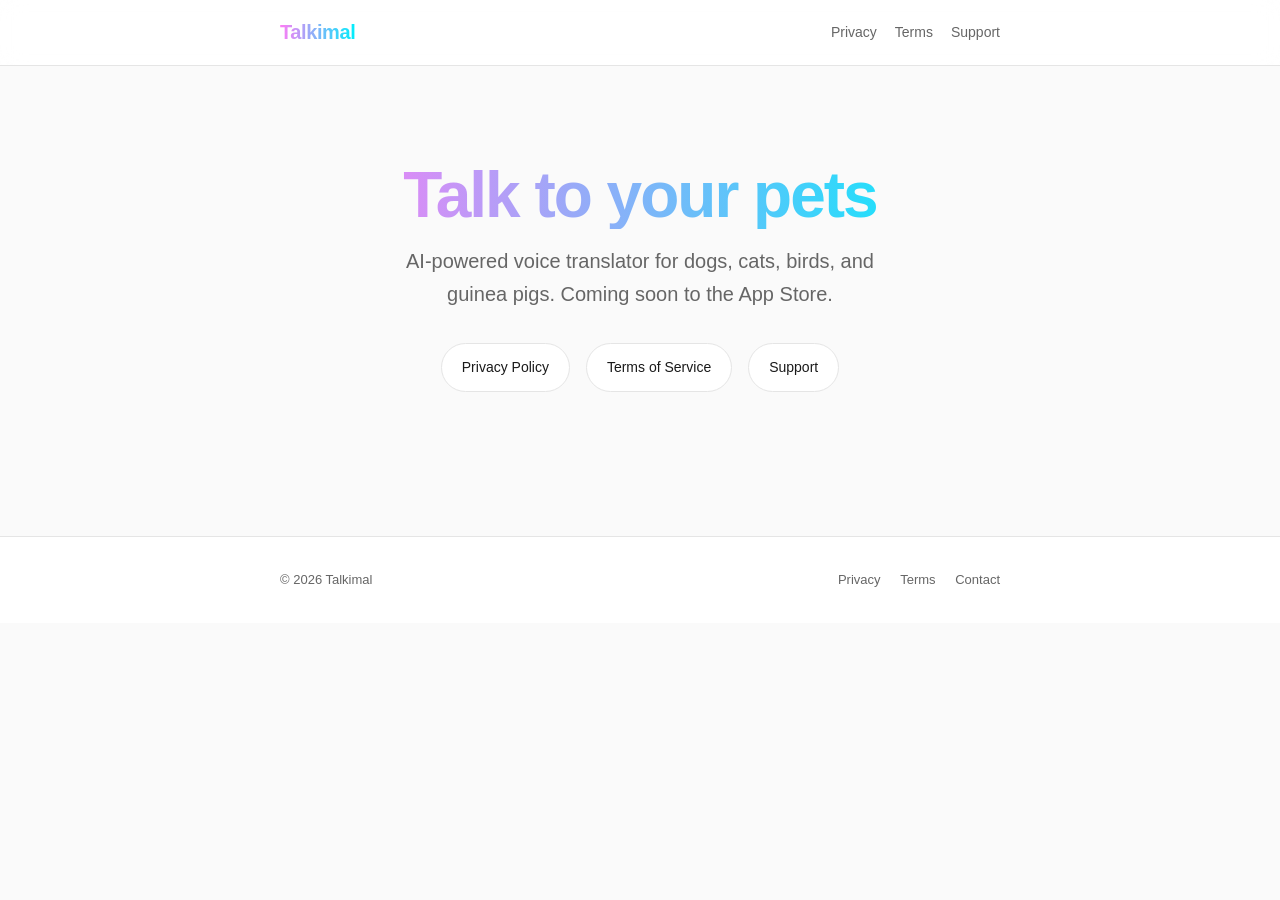
<file: index.html>
<!DOCTYPE html>
<html lang="en">
<head>
  <meta charset="UTF-8" />
  <meta name="viewport" content="width=device-width, initial-scale=1.0" />
  <meta name="description" content="Talkimal — AI-powered pet voice translator for dogs, cats, birds, and guinea pigs." />
  <title>Talkimal — Talk to Your Pets</title>
  <link rel="stylesheet" href="/style.css" />
  <link rel="icon" href="/favicon.ico" />
</head>
<body>
  <header class="site-header">
    <div class="inner">
      <a href="/" class="brand">Talkimal</a>
      <nav class="site-nav">
        <a href="/privacy">Privacy</a>
        <a href="/terms">Terms</a>
        <a href="/support">Support</a>
      </nav>
    </div>
  </header>

  <main class="landing">
    <h1 class="hero-title">Talk to your pets</h1>
    <p class="hero-sub">AI-powered voice translator for dogs, cats, birds, and guinea pigs. Coming soon to the App Store.</p>
    <div class="links">
      <a href="/privacy">Privacy Policy</a>
      <a href="/terms">Terms of Service</a>
      <a href="/support">Support</a>
    </div>
  </main>

  <footer class="site-footer">
    <div class="inner">
      <span>&copy; 2026 Talkimal</span>
      <span>
        <a href="/privacy">Privacy</a>
        <a href="/terms">Terms</a>
        <a href="mailto:support@talkimal.com">Contact</a>
      </span>
    </div>
  </footer>
</body>
</html>
</file>
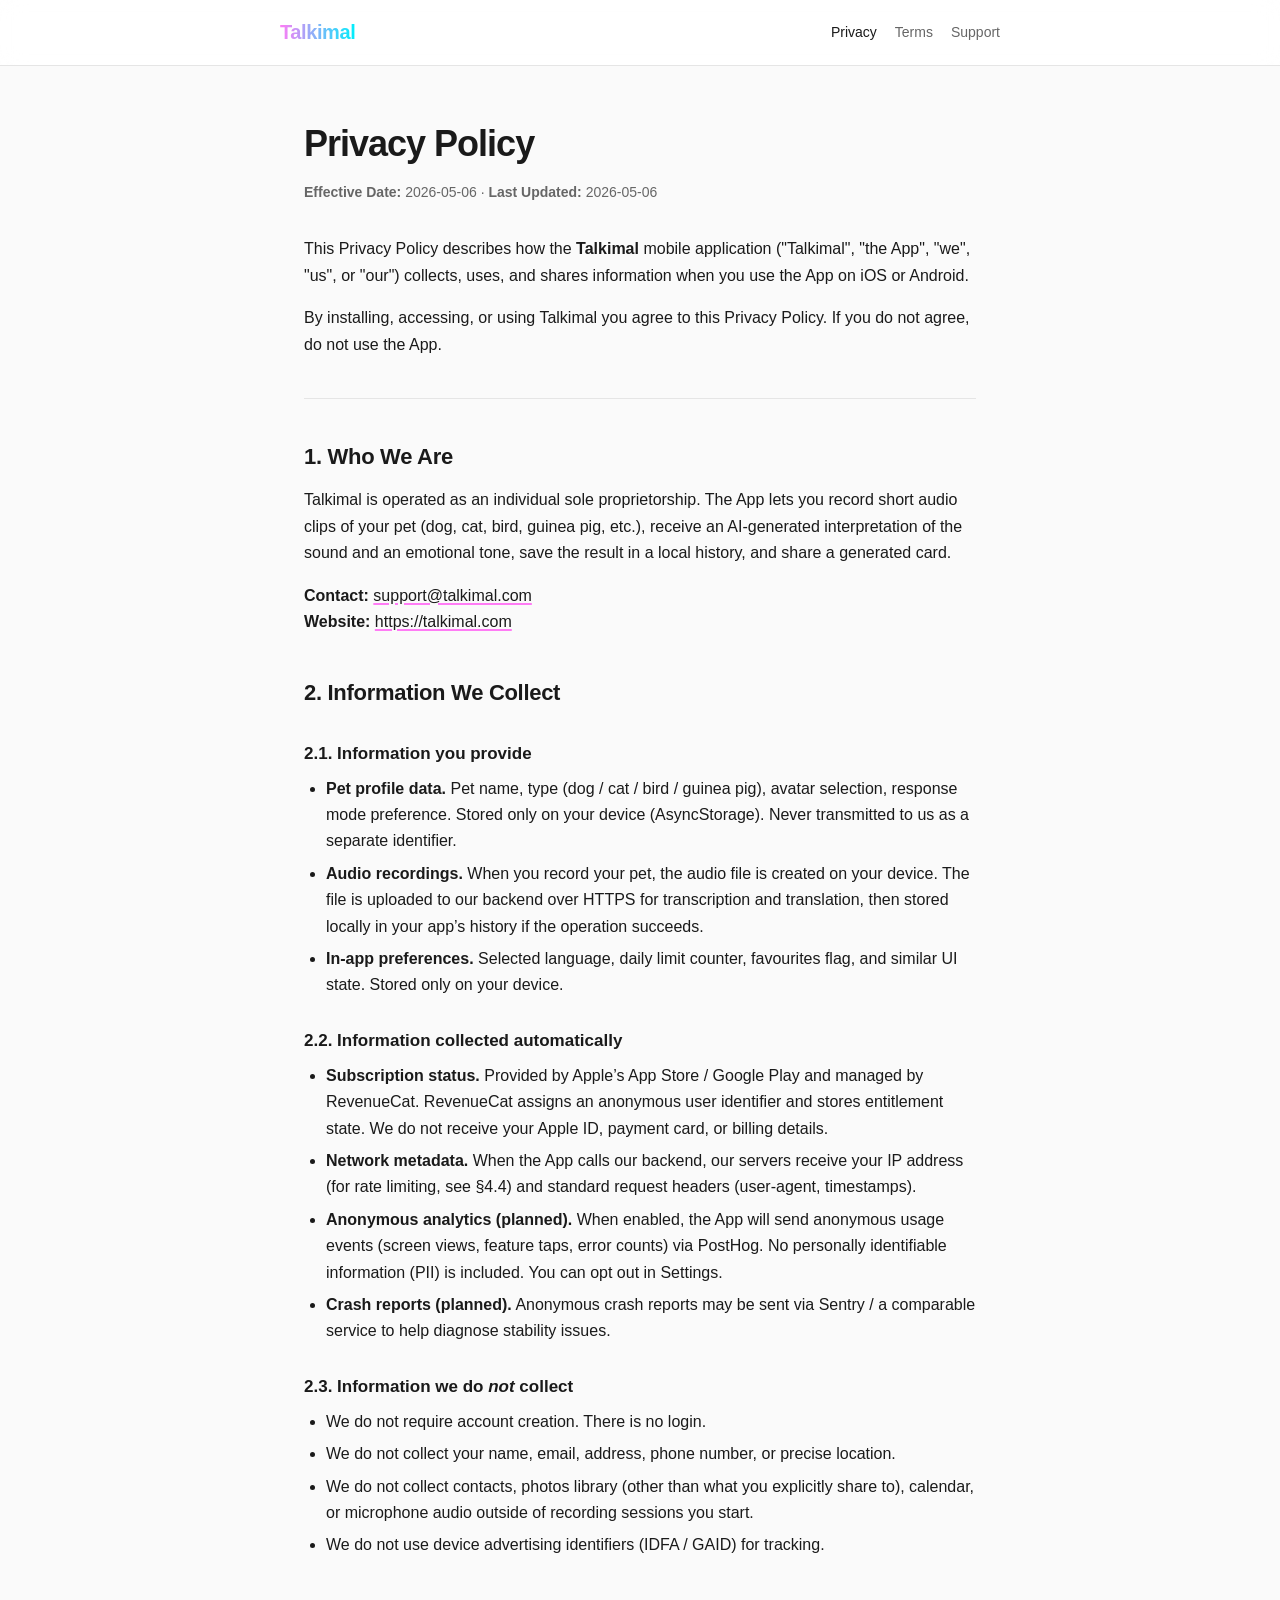
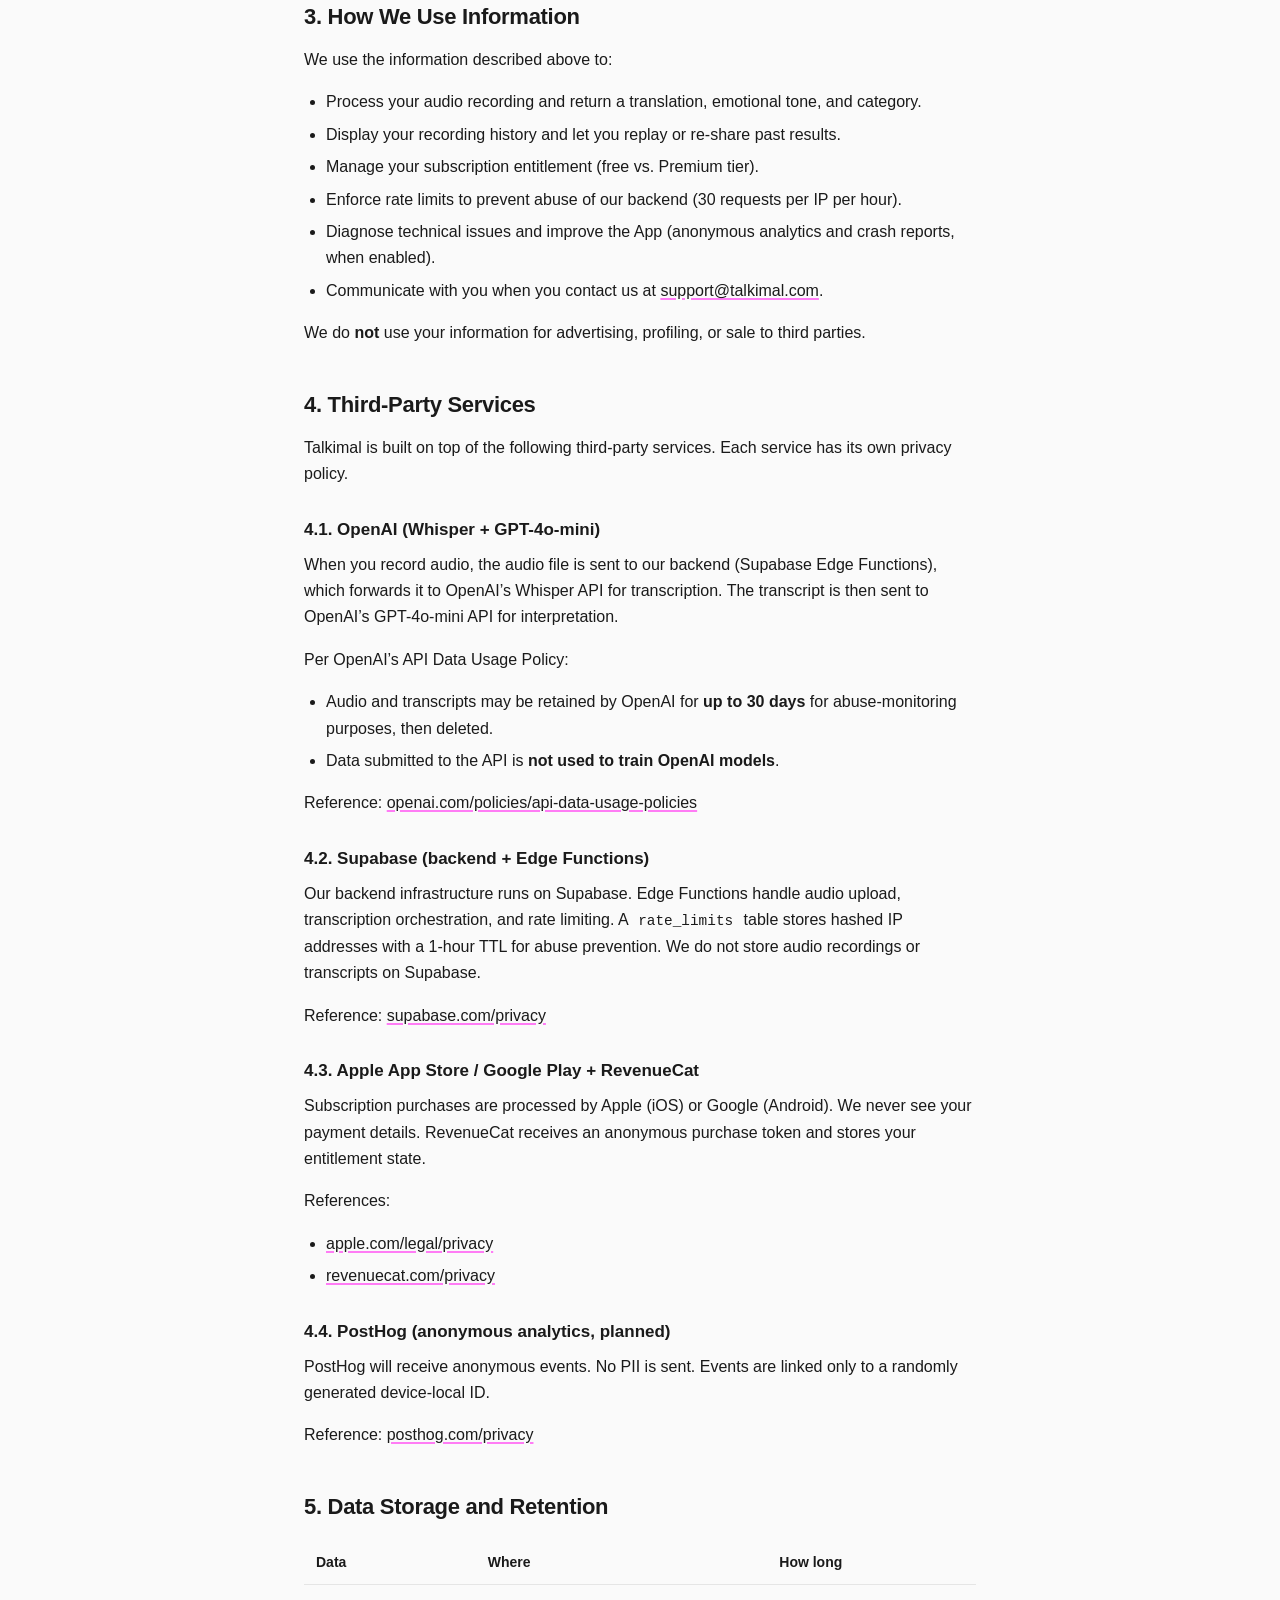
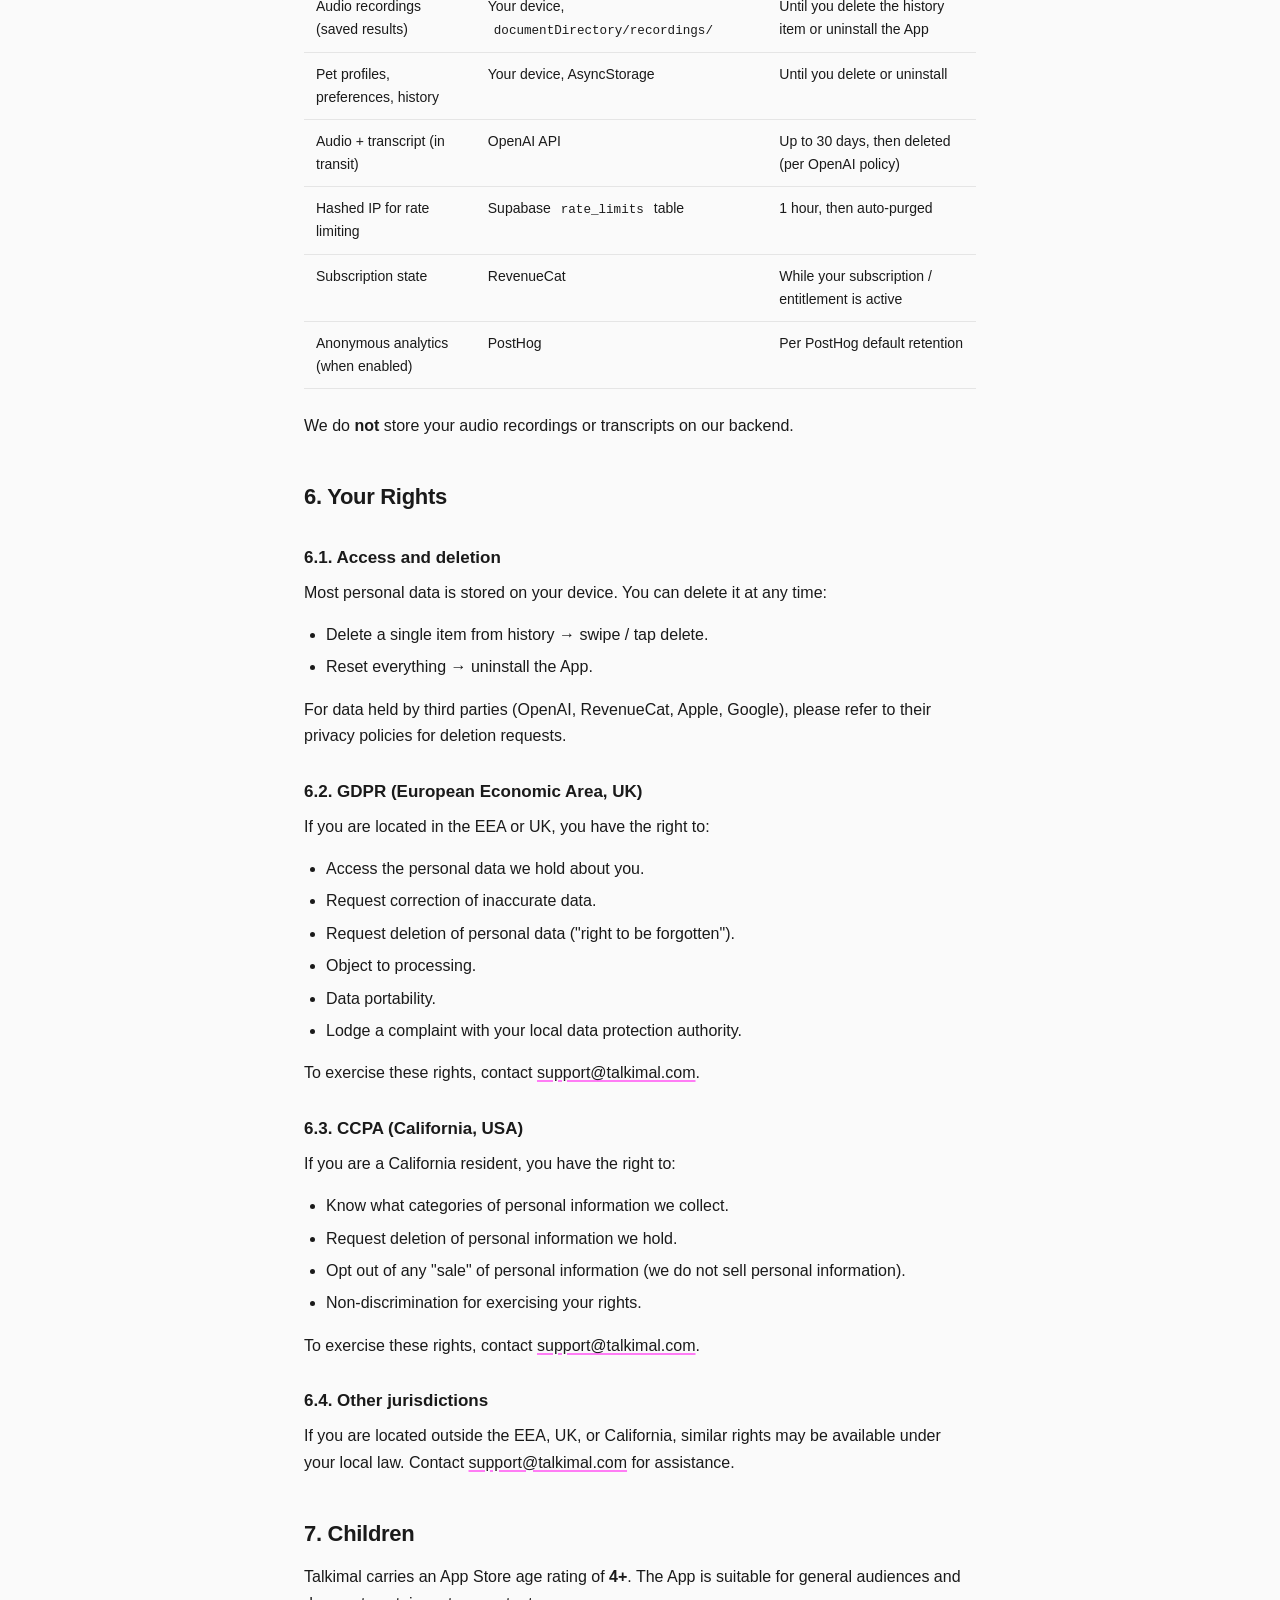
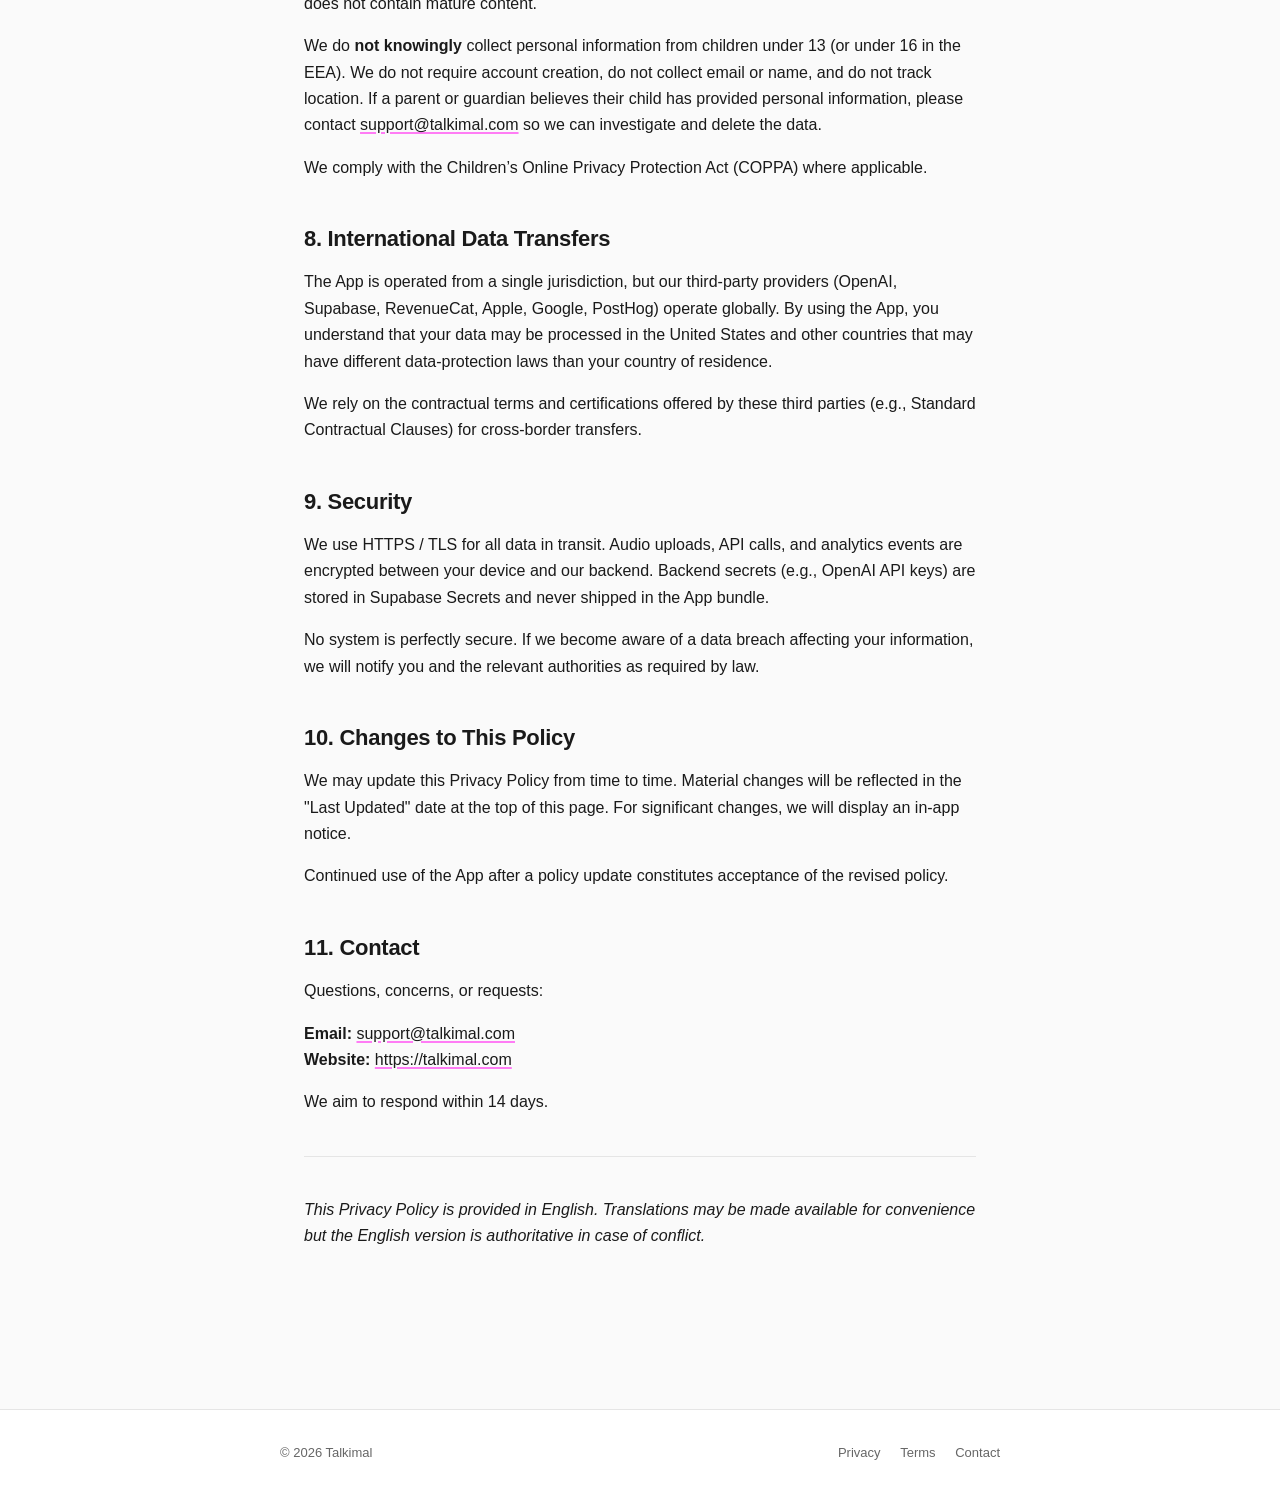
<file: privacy.html>
<!DOCTYPE html>
<html lang="en">
<head>
  <meta charset="UTF-8" />
  <meta name="viewport" content="width=device-width, initial-scale=1.0" />
  <meta name="description" content="Talkimal Privacy Policy — how we collect, use, and protect your information." />
  <title>Privacy Policy — Talkimal</title>
  <link rel="stylesheet" href="/style.css" />
  <link rel="icon" href="/favicon.ico" />
</head>
<body>
  <header class="site-header">
    <div class="inner">
      <a href="/" class="brand">Talkimal</a>
      <nav class="site-nav">
        <a href="/privacy" aria-current="page">Privacy</a>
        <a href="/terms">Terms</a>
        <a href="/support">Support</a>
      </nav>
    </div>
  </header>

  <main class="legal">
    <h1>Privacy Policy</h1>
    <p class="meta">
      <strong>Effective Date:</strong> 2026-05-06 &middot;
      <strong>Last Updated:</strong> 2026-05-06
    </p>

    <p>This Privacy Policy describes how the <strong>Talkimal</strong> mobile application ("Talkimal", "the App", "we", "us", or "our") collects, uses, and shares information when you use the App on iOS or Android.</p>

    <p>By installing, accessing, or using Talkimal you agree to this Privacy Policy. If you do not agree, do not use the App.</p>

    <hr />

    <h2>1. Who We Are</h2>
    <p>Talkimal is operated as an individual sole proprietorship. The App lets you record short audio clips of your pet (dog, cat, bird, guinea pig, etc.), receive an AI-generated interpretation of the sound and an emotional tone, save the result in a local history, and share a generated card.</p>
    <p>
      <strong>Contact:</strong> <a href="mailto:support@talkimal.com">support@talkimal.com</a><br />
      <strong>Website:</strong> <a href="https://talkimal.com">https://talkimal.com</a>
    </p>

    <h2>2. Information We Collect</h2>

    <h3>2.1. Information you provide</h3>
    <ul>
      <li><strong>Pet profile data.</strong> Pet name, type (dog / cat / bird / guinea pig), avatar selection, response mode preference. Stored only on your device (AsyncStorage). Never transmitted to us as a separate identifier.</li>
      <li><strong>Audio recordings.</strong> When you record your pet, the audio file is created on your device. The file is uploaded to our backend over HTTPS for transcription and translation, then stored locally in your app&rsquo;s history if the operation succeeds.</li>
      <li><strong>In-app preferences.</strong> Selected language, daily limit counter, favourites flag, and similar UI state. Stored only on your device.</li>
    </ul>

    <h3>2.2. Information collected automatically</h3>
    <ul>
      <li><strong>Subscription status.</strong> Provided by Apple&rsquo;s App Store / Google Play and managed by RevenueCat. RevenueCat assigns an anonymous user identifier and stores entitlement state. We do not receive your Apple ID, payment card, or billing details.</li>
      <li><strong>Network metadata.</strong> When the App calls our backend, our servers receive your IP address (for rate limiting, see &sect;4.4) and standard request headers (user-agent, timestamps).</li>
      <li><strong>Anonymous analytics (planned).</strong> When enabled, the App will send anonymous usage events (screen views, feature taps, error counts) via PostHog. No personally identifiable information (PII) is included. You can opt out in Settings.</li>
      <li><strong>Crash reports (planned).</strong> Anonymous crash reports may be sent via Sentry / a comparable service to help diagnose stability issues.</li>
    </ul>

    <h3>2.3. Information we do <em>not</em> collect</h3>
    <ul>
      <li>We do not require account creation. There is no login.</li>
      <li>We do not collect your name, email, address, phone number, or precise location.</li>
      <li>We do not collect contacts, photos library (other than what you explicitly share to), calendar, or microphone audio outside of recording sessions you start.</li>
      <li>We do not use device advertising identifiers (IDFA / GAID) for tracking.</li>
    </ul>

    <h2>3. How We Use Information</h2>
    <p>We use the information described above to:</p>
    <ul>
      <li>Process your audio recording and return a translation, emotional tone, and category.</li>
      <li>Display your recording history and let you replay or re-share past results.</li>
      <li>Manage your subscription entitlement (free vs. Premium tier).</li>
      <li>Enforce rate limits to prevent abuse of our backend (30 requests per IP per hour).</li>
      <li>Diagnose technical issues and improve the App (anonymous analytics and crash reports, when enabled).</li>
      <li>Communicate with you when you contact us at <a href="mailto:support@talkimal.com">support@talkimal.com</a>.</li>
    </ul>
    <p>We do <strong>not</strong> use your information for advertising, profiling, or sale to third parties.</p>

    <h2>4. Third-Party Services</h2>
    <p>Talkimal is built on top of the following third-party services. Each service has its own privacy policy.</p>

    <h3>4.1. OpenAI (Whisper + GPT-4o-mini)</h3>
    <p>When you record audio, the audio file is sent to our backend (Supabase Edge Functions), which forwards it to OpenAI&rsquo;s Whisper API for transcription. The transcript is then sent to OpenAI&rsquo;s GPT-4o-mini API for interpretation.</p>
    <p>Per OpenAI&rsquo;s API Data Usage Policy:</p>
    <ul>
      <li>Audio and transcripts may be retained by OpenAI for <strong>up to 30 days</strong> for abuse-monitoring purposes, then deleted.</li>
      <li>Data submitted to the API is <strong>not used to train OpenAI models</strong>.</li>
    </ul>
    <p>Reference: <a href="https://openai.com/policies/api-data-usage-policies" target="_blank" rel="noopener">openai.com/policies/api-data-usage-policies</a></p>

    <h3>4.2. Supabase (backend + Edge Functions)</h3>
    <p>Our backend infrastructure runs on Supabase. Edge Functions handle audio upload, transcription orchestration, and rate limiting. A <code>rate_limits</code> table stores hashed IP addresses with a 1-hour TTL for abuse prevention. We do not store audio recordings or transcripts on Supabase.</p>
    <p>Reference: <a href="https://supabase.com/privacy" target="_blank" rel="noopener">supabase.com/privacy</a></p>

    <h3>4.3. Apple App Store / Google Play + RevenueCat</h3>
    <p>Subscription purchases are processed by Apple (iOS) or Google (Android). We never see your payment details. RevenueCat receives an anonymous purchase token and stores your entitlement state.</p>
    <p>References:</p>
    <ul>
      <li><a href="https://www.apple.com/legal/privacy/" target="_blank" rel="noopener">apple.com/legal/privacy</a></li>
      <li><a href="https://www.revenuecat.com/privacy/" target="_blank" rel="noopener">revenuecat.com/privacy</a></li>
    </ul>

    <h3>4.4. PostHog (anonymous analytics, planned)</h3>
    <p>PostHog will receive anonymous events. No PII is sent. Events are linked only to a randomly generated device-local ID.</p>
    <p>Reference: <a href="https://posthog.com/privacy" target="_blank" rel="noopener">posthog.com/privacy</a></p>

    <h2>5. Data Storage and Retention</h2>
    <table>
      <thead>
        <tr><th>Data</th><th>Where</th><th>How long</th></tr>
      </thead>
      <tbody>
        <tr><td>Audio recordings (saved results)</td><td>Your device, <code>documentDirectory/recordings/</code></td><td>Until you delete the history item or uninstall the App</td></tr>
        <tr><td>Pet profiles, preferences, history</td><td>Your device, AsyncStorage</td><td>Until you delete or uninstall</td></tr>
        <tr><td>Audio + transcript (in transit)</td><td>OpenAI API</td><td>Up to 30 days, then deleted (per OpenAI policy)</td></tr>
        <tr><td>Hashed IP for rate limiting</td><td>Supabase <code>rate_limits</code> table</td><td>1 hour, then auto-purged</td></tr>
        <tr><td>Subscription state</td><td>RevenueCat</td><td>While your subscription / entitlement is active</td></tr>
        <tr><td>Anonymous analytics (when enabled)</td><td>PostHog</td><td>Per PostHog default retention</td></tr>
      </tbody>
    </table>
    <p>We do <strong>not</strong> store your audio recordings or transcripts on our backend.</p>

    <h2>6. Your Rights</h2>

    <h3>6.1. Access and deletion</h3>
    <p>Most personal data is stored on your device. You can delete it at any time:</p>
    <ul>
      <li>Delete a single item from history &rarr; swipe / tap delete.</li>
      <li>Reset everything &rarr; uninstall the App.</li>
    </ul>
    <p>For data held by third parties (OpenAI, RevenueCat, Apple, Google), please refer to their privacy policies for deletion requests.</p>

    <h3>6.2. GDPR (European Economic Area, UK)</h3>
    <p>If you are located in the EEA or UK, you have the right to:</p>
    <ul>
      <li>Access the personal data we hold about you.</li>
      <li>Request correction of inaccurate data.</li>
      <li>Request deletion of personal data ("right to be forgotten").</li>
      <li>Object to processing.</li>
      <li>Data portability.</li>
      <li>Lodge a complaint with your local data protection authority.</li>
    </ul>
    <p>To exercise these rights, contact <a href="mailto:support@talkimal.com">support@talkimal.com</a>.</p>

    <h3>6.3. CCPA (California, USA)</h3>
    <p>If you are a California resident, you have the right to:</p>
    <ul>
      <li>Know what categories of personal information we collect.</li>
      <li>Request deletion of personal information we hold.</li>
      <li>Opt out of any "sale" of personal information (we do not sell personal information).</li>
      <li>Non-discrimination for exercising your rights.</li>
    </ul>
    <p>To exercise these rights, contact <a href="mailto:support@talkimal.com">support@talkimal.com</a>.</p>

    <h3>6.4. Other jurisdictions</h3>
    <p>If you are located outside the EEA, UK, or California, similar rights may be available under your local law. Contact <a href="mailto:support@talkimal.com">support@talkimal.com</a> for assistance.</p>

    <h2>7. Children</h2>
    <p>Talkimal carries an App Store age rating of <strong>4+</strong>. The App is suitable for general audiences and does not contain mature content.</p>
    <p>We do <strong>not knowingly</strong> collect personal information from children under 13 (or under 16 in the EEA). We do not require account creation, do not collect email or name, and do not track location. If a parent or guardian believes their child has provided personal information, please contact <a href="mailto:support@talkimal.com">support@talkimal.com</a> so we can investigate and delete the data.</p>
    <p>We comply with the Children&rsquo;s Online Privacy Protection Act (COPPA) where applicable.</p>

    <h2>8. International Data Transfers</h2>
    <p>The App is operated from a single jurisdiction, but our third-party providers (OpenAI, Supabase, RevenueCat, Apple, Google, PostHog) operate globally. By using the App, you understand that your data may be processed in the United States and other countries that may have different data-protection laws than your country of residence.</p>
    <p>We rely on the contractual terms and certifications offered by these third parties (e.g., Standard Contractual Clauses) for cross-border transfers.</p>

    <h2>9. Security</h2>
    <p>We use HTTPS / TLS for all data in transit. Audio uploads, API calls, and analytics events are encrypted between your device and our backend. Backend secrets (e.g., OpenAI API keys) are stored in Supabase Secrets and never shipped in the App bundle.</p>
    <p>No system is perfectly secure. If we become aware of a data breach affecting your information, we will notify you and the relevant authorities as required by law.</p>

    <h2>10. Changes to This Policy</h2>
    <p>We may update this Privacy Policy from time to time. Material changes will be reflected in the "Last Updated" date at the top of this page. For significant changes, we will display an in-app notice.</p>
    <p>Continued use of the App after a policy update constitutes acceptance of the revised policy.</p>

    <h2>11. Contact</h2>
    <p>Questions, concerns, or requests:</p>
    <p>
      <strong>Email:</strong> <a href="mailto:support@talkimal.com">support@talkimal.com</a><br />
      <strong>Website:</strong> <a href="https://talkimal.com">https://talkimal.com</a>
    </p>
    <p>We aim to respond within 14 days.</p>

    <hr />

    <p><em>This Privacy Policy is provided in English. Translations may be made available for convenience but the English version is authoritative in case of conflict.</em></p>
  </main>

  <footer class="site-footer">
    <div class="inner">
      <span>&copy; 2026 Talkimal</span>
      <span>
        <a href="/privacy">Privacy</a>
        <a href="/terms">Terms</a>
        <a href="mailto:support@talkimal.com">Contact</a>
      </span>
    </div>
  </footer>
</body>
</html>
</file>
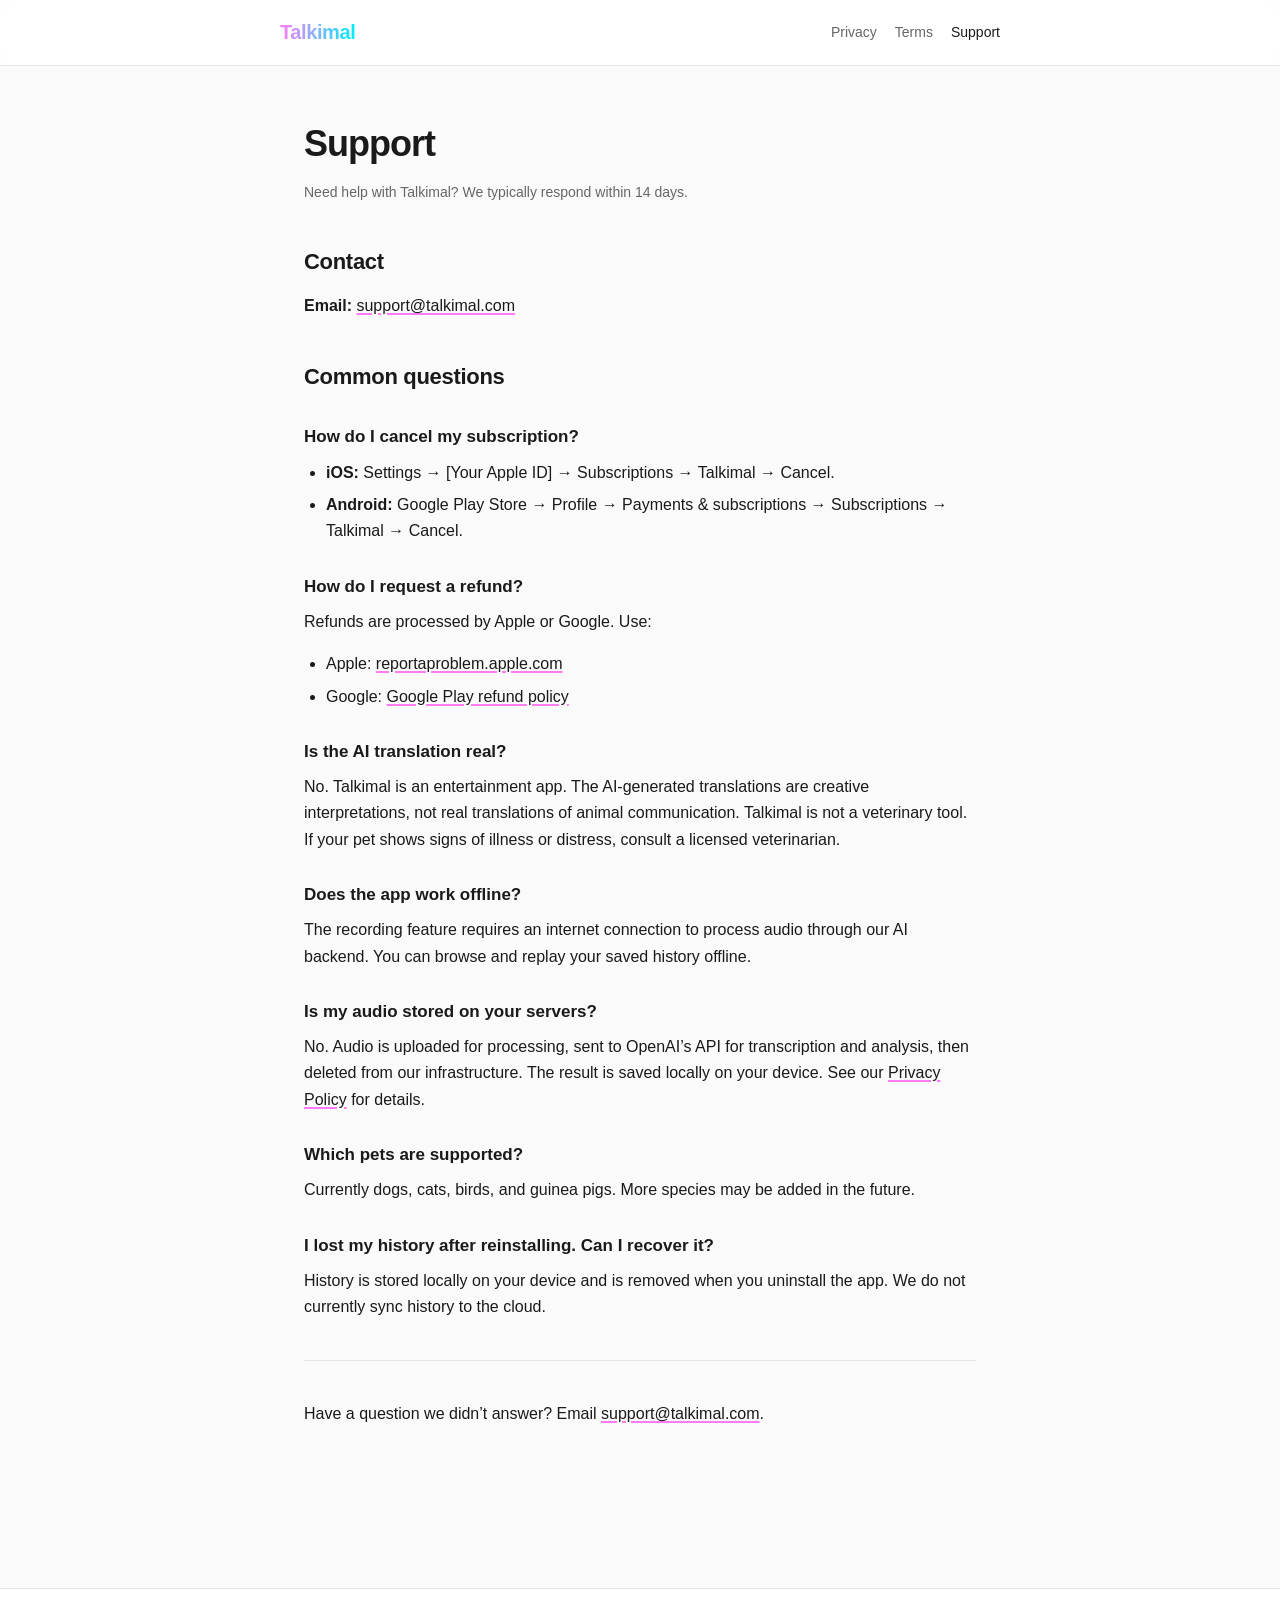
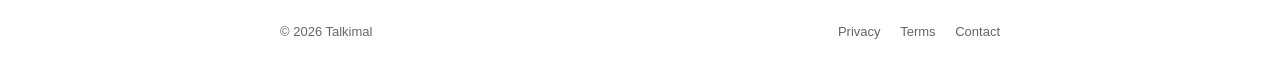
<file: support.html>
<!DOCTYPE html>
<html lang="en">
<head>
  <meta charset="UTF-8" />
  <meta name="viewport" content="width=device-width, initial-scale=1.0" />
  <meta name="description" content="Talkimal Support — contact us with questions, issues, or feedback." />
  <title>Support — Talkimal</title>
  <link rel="stylesheet" href="/style.css" />
  <link rel="icon" href="/favicon.ico" />
</head>
<body>
  <header class="site-header">
    <div class="inner">
      <a href="/" class="brand">Talkimal</a>
      <nav class="site-nav">
        <a href="/privacy">Privacy</a>
        <a href="/terms">Terms</a>
        <a href="/support" aria-current="page">Support</a>
      </nav>
    </div>
  </header>

  <main class="legal">
    <h1>Support</h1>
    <p class="meta">Need help with Talkimal? We typically respond within 14 days.</p>

    <h2>Contact</h2>
    <p>
      <strong>Email:</strong> <a href="mailto:support@talkimal.com">support@talkimal.com</a>
    </p>

    <h2>Common questions</h2>

    <h3>How do I cancel my subscription?</h3>
    <ul>
      <li><strong>iOS:</strong> Settings &rarr; [Your Apple ID] &rarr; Subscriptions &rarr; Talkimal &rarr; Cancel.</li>
      <li><strong>Android:</strong> Google Play Store &rarr; Profile &rarr; Payments &amp; subscriptions &rarr; Subscriptions &rarr; Talkimal &rarr; Cancel.</li>
    </ul>

    <h3>How do I request a refund?</h3>
    <p>Refunds are processed by Apple or Google. Use:</p>
    <ul>
      <li>Apple: <a href="https://reportaproblem.apple.com" target="_blank" rel="noopener">reportaproblem.apple.com</a></li>
      <li>Google: <a href="https://support.google.com/googleplay/answer/2479637" target="_blank" rel="noopener">Google Play refund policy</a></li>
    </ul>

    <h3>Is the AI translation real?</h3>
    <p>No. Talkimal is an entertainment app. The AI-generated translations are creative interpretations, not real translations of animal communication. Talkimal is not a veterinary tool. If your pet shows signs of illness or distress, consult a licensed veterinarian.</p>

    <h3>Does the app work offline?</h3>
    <p>The recording feature requires an internet connection to process audio through our AI backend. You can browse and replay your saved history offline.</p>

    <h3>Is my audio stored on your servers?</h3>
    <p>No. Audio is uploaded for processing, sent to OpenAI&rsquo;s API for transcription and analysis, then deleted from our infrastructure. The result is saved locally on your device. See our <a href="/privacy">Privacy Policy</a> for details.</p>

    <h3>Which pets are supported?</h3>
    <p>Currently dogs, cats, birds, and guinea pigs. More species may be added in the future.</p>

    <h3>I lost my history after reinstalling. Can I recover it?</h3>
    <p>History is stored locally on your device and is removed when you uninstall the app. We do not currently sync history to the cloud.</p>

    <hr />

    <p>Have a question we didn&rsquo;t answer? Email <a href="mailto:support@talkimal.com">support@talkimal.com</a>.</p>
  </main>

  <footer class="site-footer">
    <div class="inner">
      <span>&copy; 2026 Talkimal</span>
      <span>
        <a href="/privacy">Privacy</a>
        <a href="/terms">Terms</a>
        <a href="mailto:support@talkimal.com">Contact</a>
      </span>
    </div>
  </footer>
</body>
</html>
</file>
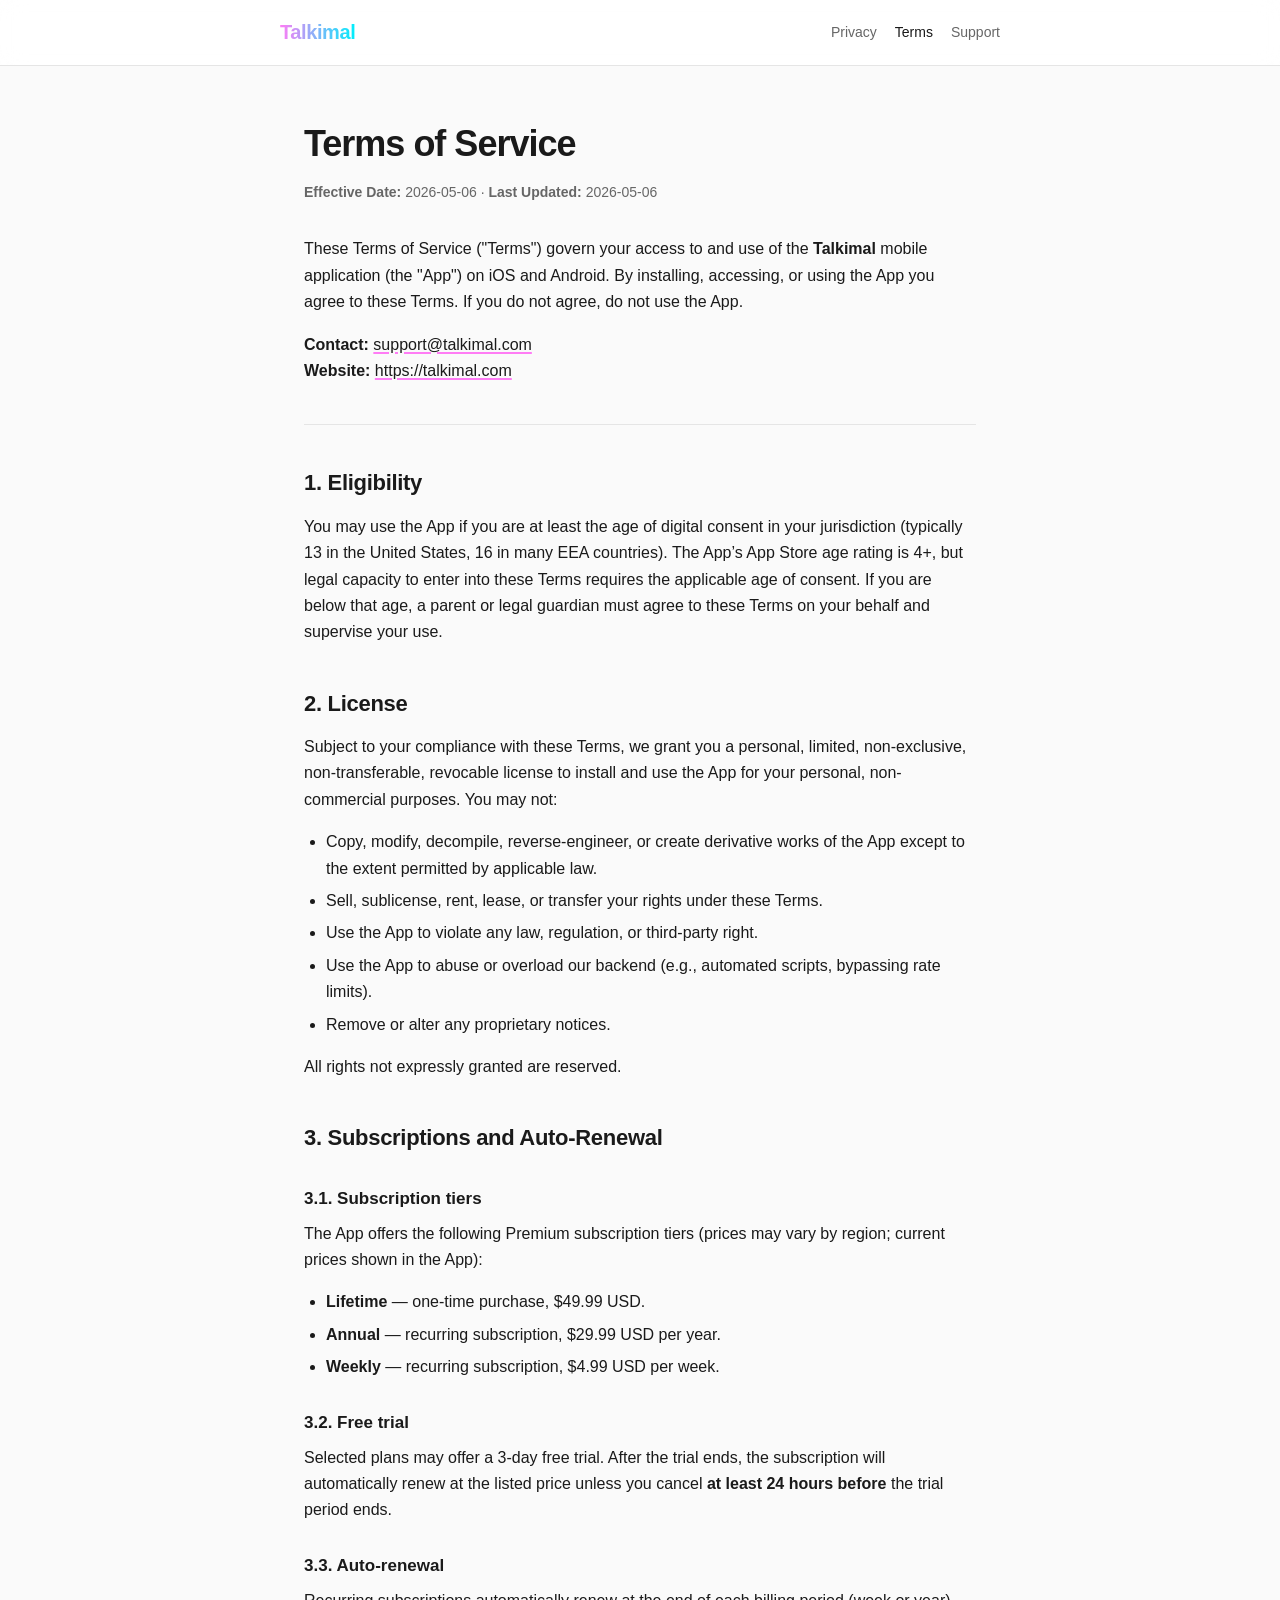
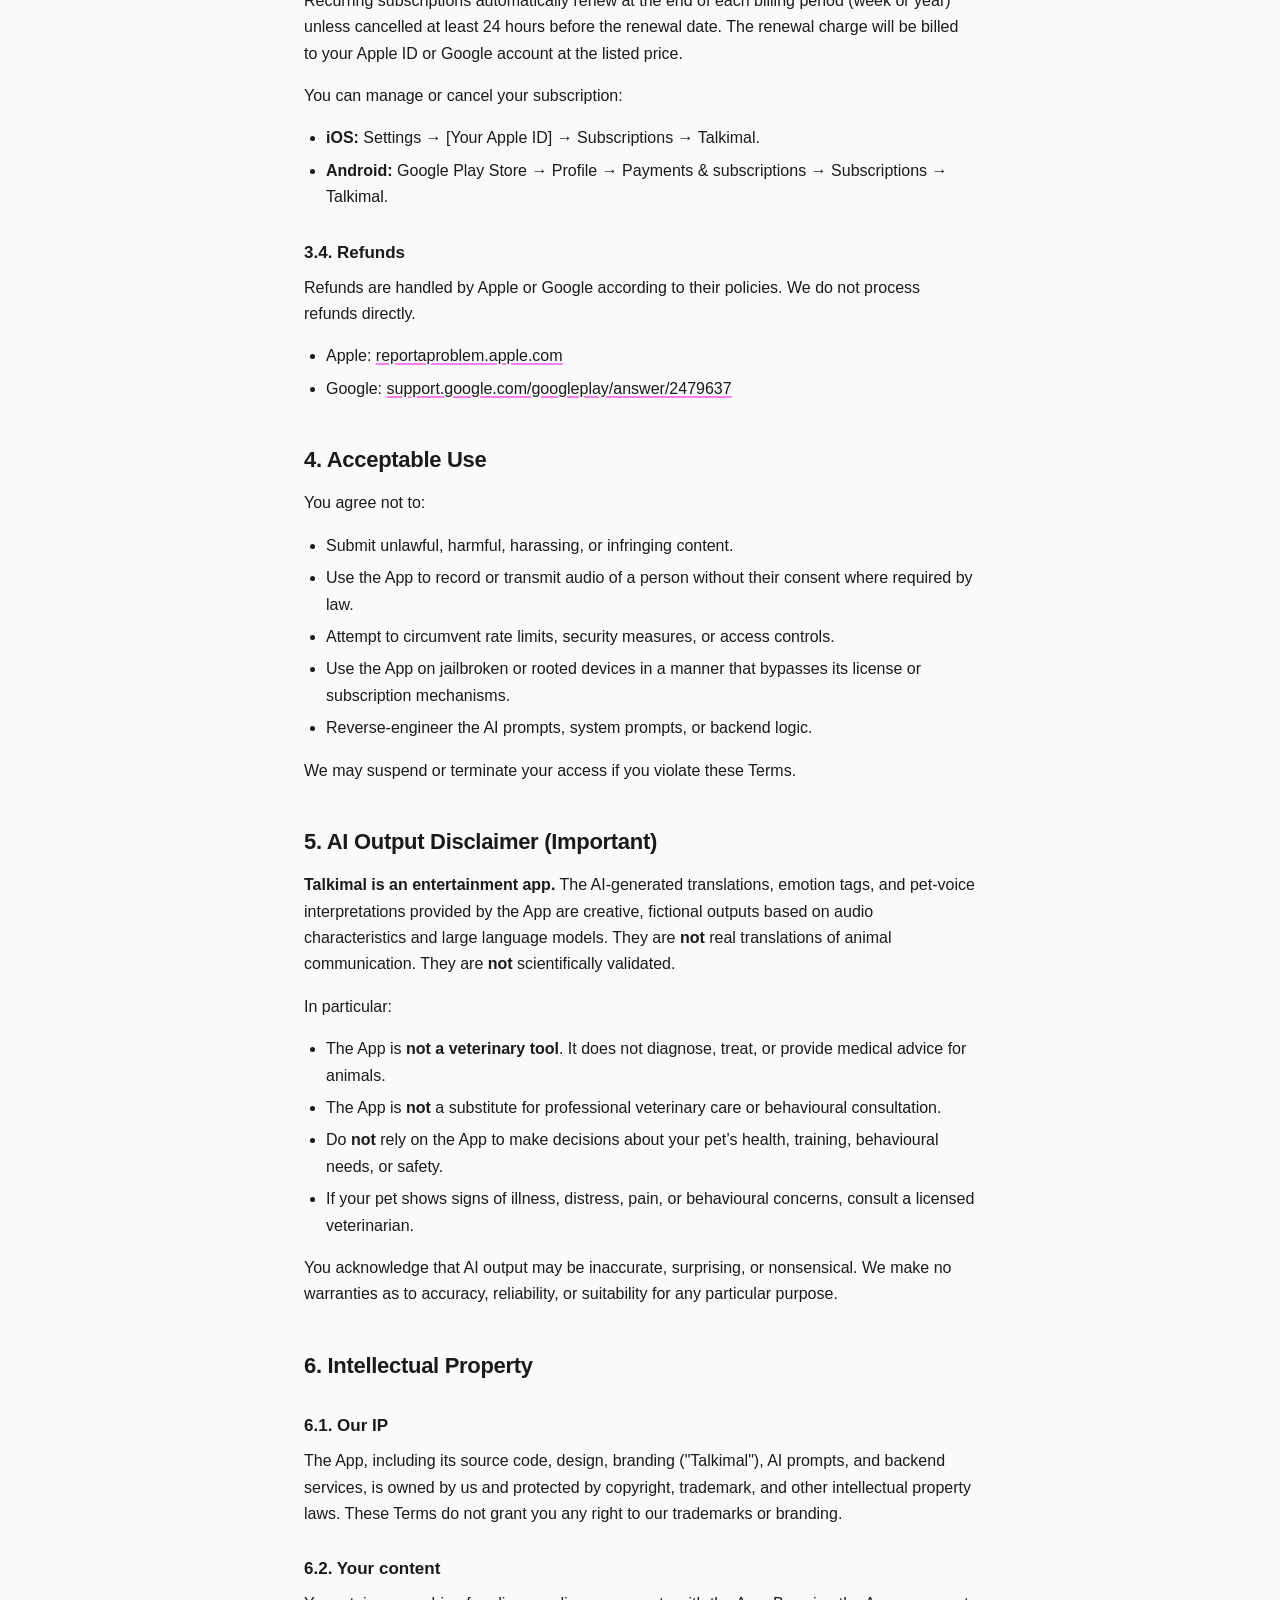
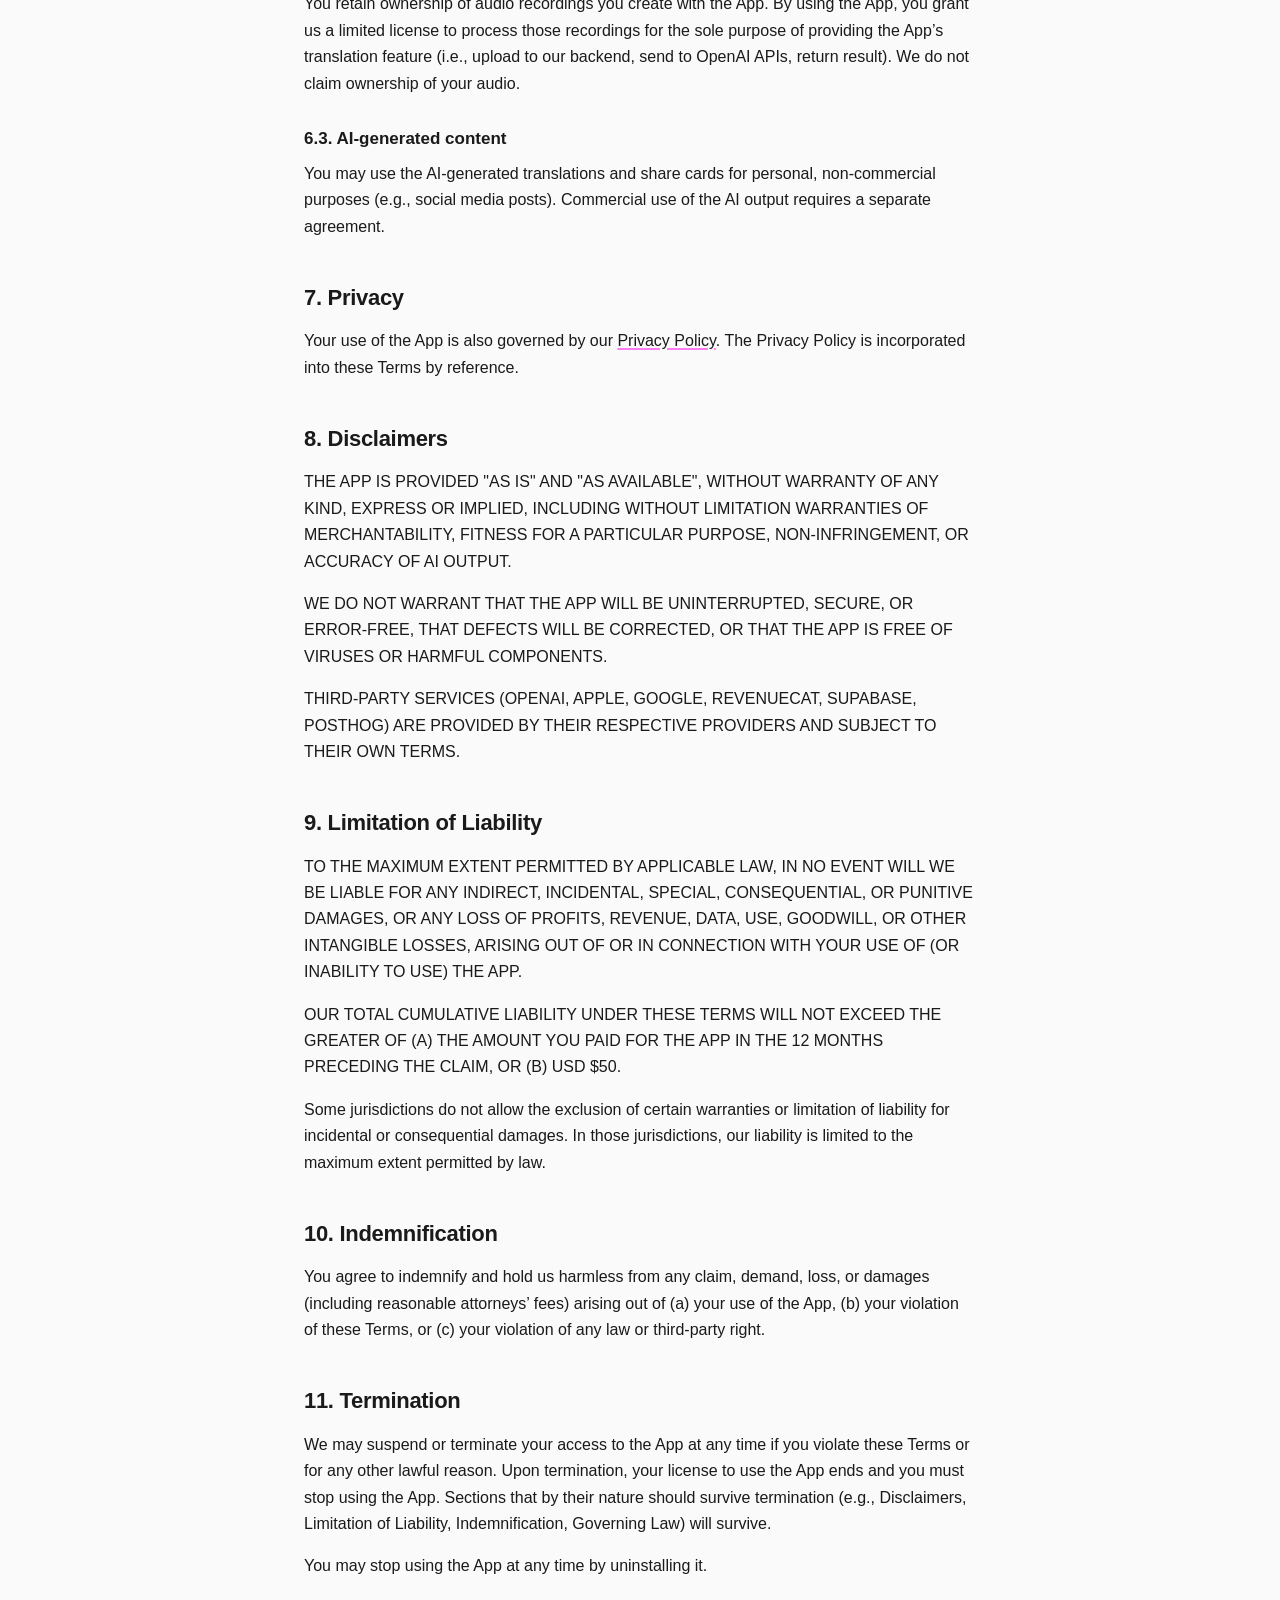
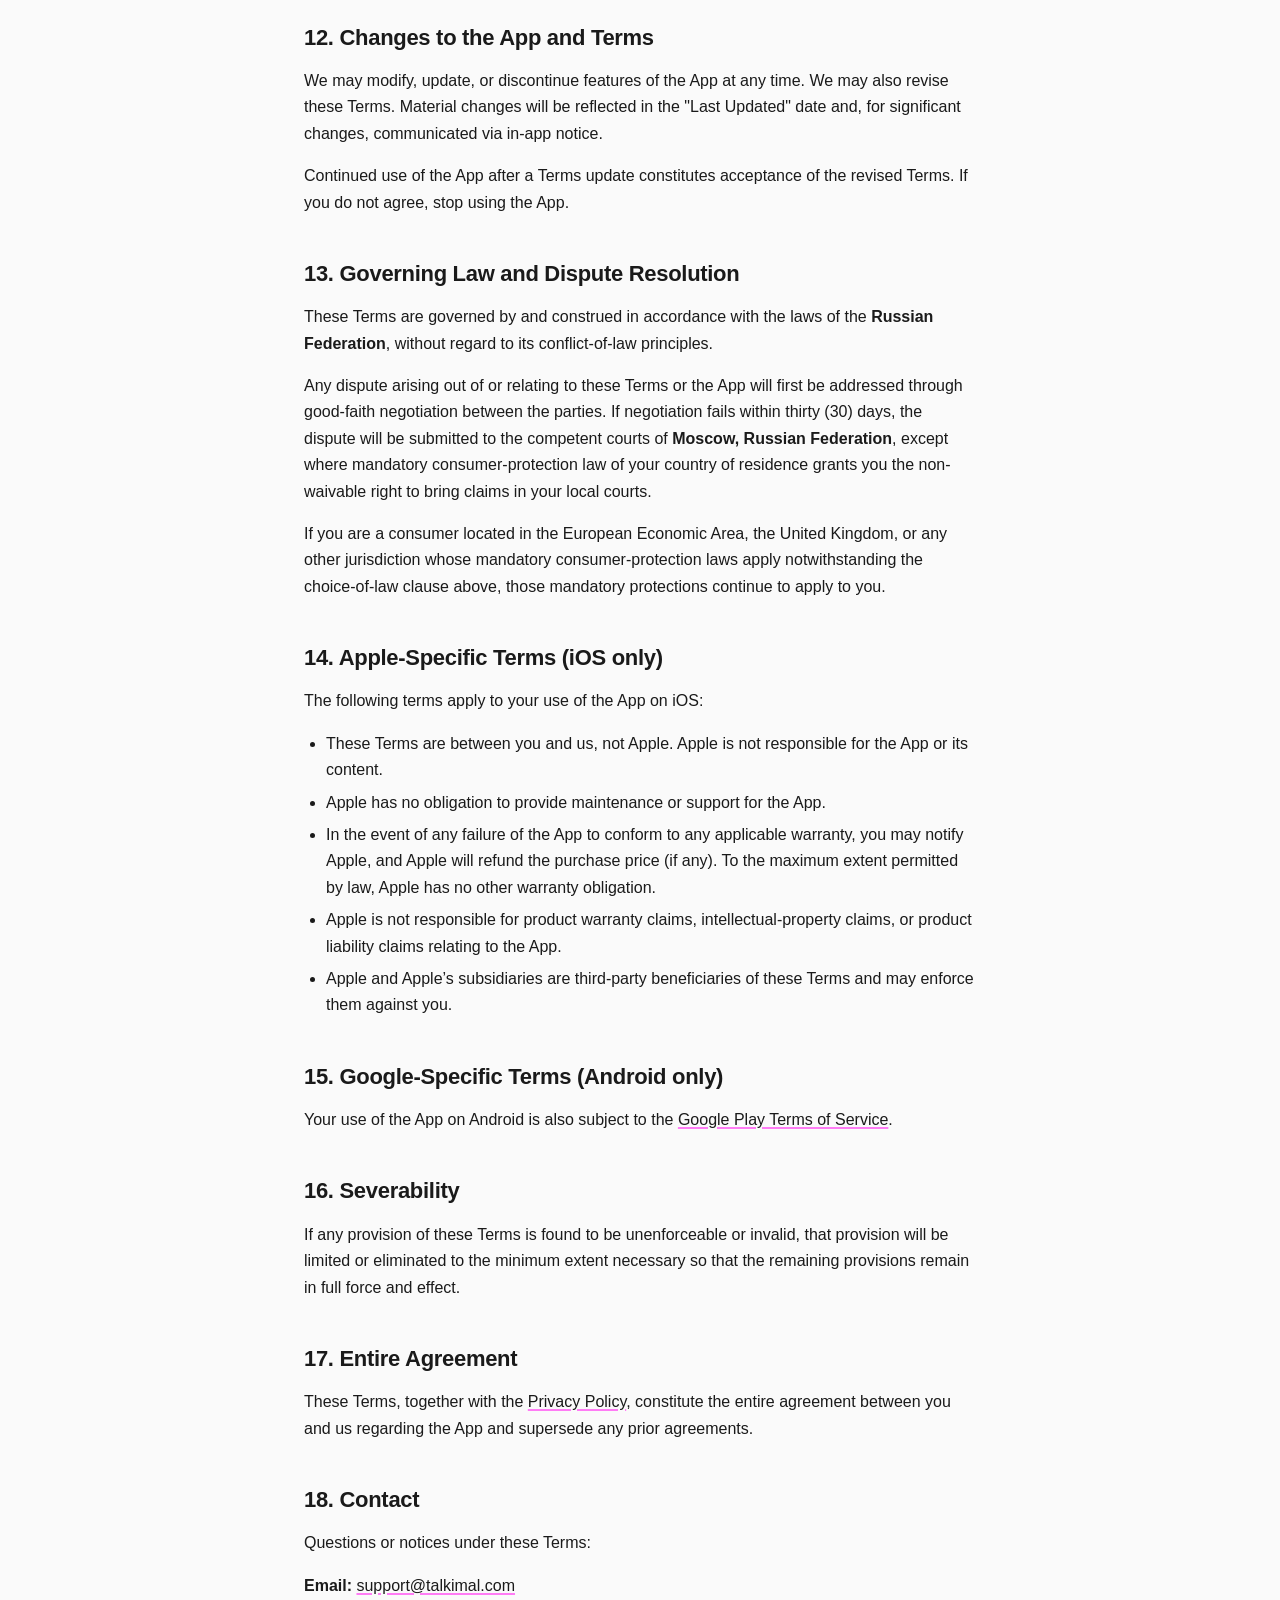
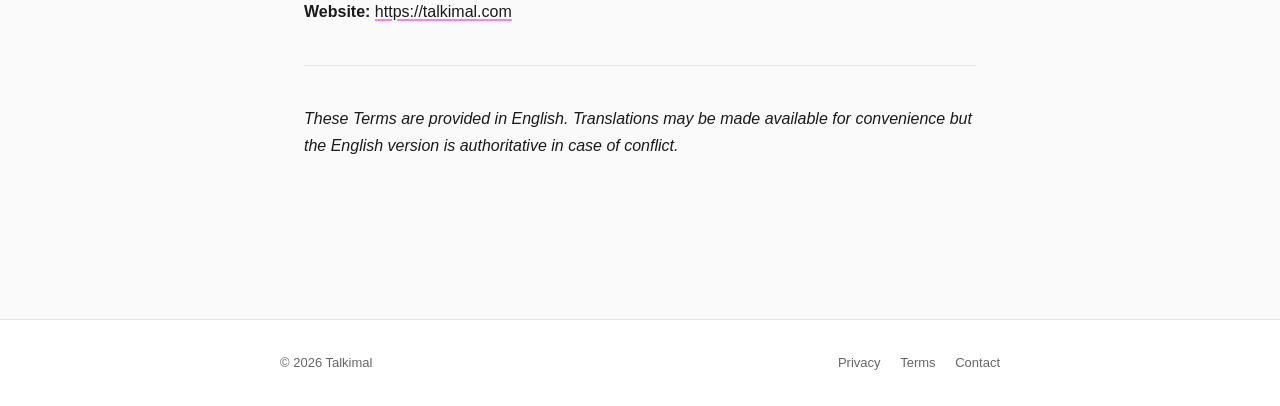
<file: terms.html>
<!DOCTYPE html>
<html lang="en">
<head>
  <meta charset="UTF-8" />
  <meta name="viewport" content="width=device-width, initial-scale=1.0" />
  <meta name="description" content="Talkimal Terms of Service — your agreement when using the Talkimal app." />
  <title>Terms of Service — Talkimal</title>
  <link rel="stylesheet" href="/style.css" />
  <link rel="icon" href="/favicon.ico" />
</head>
<body>
  <header class="site-header">
    <div class="inner">
      <a href="/" class="brand">Talkimal</a>
      <nav class="site-nav">
        <a href="/privacy">Privacy</a>
        <a href="/terms" aria-current="page">Terms</a>
        <a href="/support">Support</a>
      </nav>
    </div>
  </header>

  <main class="legal">
    <h1>Terms of Service</h1>
    <p class="meta">
      <strong>Effective Date:</strong> 2026-05-06 &middot;
      <strong>Last Updated:</strong> 2026-05-06
    </p>

    <p>These Terms of Service ("Terms") govern your access to and use of the <strong>Talkimal</strong> mobile application (the "App") on iOS and Android. By installing, accessing, or using the App you agree to these Terms. If you do not agree, do not use the App.</p>

    <p>
      <strong>Contact:</strong> <a href="mailto:support@talkimal.com">support@talkimal.com</a><br />
      <strong>Website:</strong> <a href="https://talkimal.com">https://talkimal.com</a>
    </p>

    <hr />

    <h2>1. Eligibility</h2>
    <p>You may use the App if you are at least the age of digital consent in your jurisdiction (typically 13 in the United States, 16 in many EEA countries). The App&rsquo;s App Store age rating is 4+, but legal capacity to enter into these Terms requires the applicable age of consent. If you are below that age, a parent or legal guardian must agree to these Terms on your behalf and supervise your use.</p>

    <h2>2. License</h2>
    <p>Subject to your compliance with these Terms, we grant you a personal, limited, non-exclusive, non-transferable, revocable license to install and use the App for your personal, non-commercial purposes. You may not:</p>
    <ul>
      <li>Copy, modify, decompile, reverse-engineer, or create derivative works of the App except to the extent permitted by applicable law.</li>
      <li>Sell, sublicense, rent, lease, or transfer your rights under these Terms.</li>
      <li>Use the App to violate any law, regulation, or third-party right.</li>
      <li>Use the App to abuse or overload our backend (e.g., automated scripts, bypassing rate limits).</li>
      <li>Remove or alter any proprietary notices.</li>
    </ul>
    <p>All rights not expressly granted are reserved.</p>

    <h2>3. Subscriptions and Auto-Renewal</h2>

    <h3>3.1. Subscription tiers</h3>
    <p>The App offers the following Premium subscription tiers (prices may vary by region; current prices shown in the App):</p>
    <ul>
      <li><strong>Lifetime</strong> &mdash; one-time purchase, $49.99 USD.</li>
      <li><strong>Annual</strong> &mdash; recurring subscription, $29.99 USD per year.</li>
      <li><strong>Weekly</strong> &mdash; recurring subscription, $4.99 USD per week.</li>
    </ul>

    <h3>3.2. Free trial</h3>
    <p>Selected plans may offer a 3-day free trial. After the trial ends, the subscription will automatically renew at the listed price unless you cancel <strong>at least 24 hours before</strong> the trial period ends.</p>

    <h3>3.3. Auto-renewal</h3>
    <p>Recurring subscriptions automatically renew at the end of each billing period (week or year) unless cancelled at least 24 hours before the renewal date. The renewal charge will be billed to your Apple ID or Google account at the listed price.</p>
    <p>You can manage or cancel your subscription:</p>
    <ul>
      <li><strong>iOS:</strong> Settings &rarr; [Your Apple ID] &rarr; Subscriptions &rarr; Talkimal.</li>
      <li><strong>Android:</strong> Google Play Store &rarr; Profile &rarr; Payments &amp; subscriptions &rarr; Subscriptions &rarr; Talkimal.</li>
    </ul>

    <h3>3.4. Refunds</h3>
    <p>Refunds are handled by Apple or Google according to their policies. We do not process refunds directly.</p>
    <ul>
      <li>Apple: <a href="https://reportaproblem.apple.com" target="_blank" rel="noopener">reportaproblem.apple.com</a></li>
      <li>Google: <a href="https://support.google.com/googleplay/answer/2479637" target="_blank" rel="noopener">support.google.com/googleplay/answer/2479637</a></li>
    </ul>

    <h2>4. Acceptable Use</h2>
    <p>You agree not to:</p>
    <ul>
      <li>Submit unlawful, harmful, harassing, or infringing content.</li>
      <li>Use the App to record or transmit audio of a person without their consent where required by law.</li>
      <li>Attempt to circumvent rate limits, security measures, or access controls.</li>
      <li>Use the App on jailbroken or rooted devices in a manner that bypasses its license or subscription mechanisms.</li>
      <li>Reverse-engineer the AI prompts, system prompts, or backend logic.</li>
    </ul>
    <p>We may suspend or terminate your access if you violate these Terms.</p>

    <h2>5. AI Output Disclaimer (Important)</h2>
    <p><strong>Talkimal is an entertainment app.</strong> The AI-generated translations, emotion tags, and pet-voice interpretations provided by the App are creative, fictional outputs based on audio characteristics and large language models. They are <strong>not</strong> real translations of animal communication. They are <strong>not</strong> scientifically validated.</p>
    <p>In particular:</p>
    <ul>
      <li>The App is <strong>not a veterinary tool</strong>. It does not diagnose, treat, or provide medical advice for animals.</li>
      <li>The App is <strong>not</strong> a substitute for professional veterinary care or behavioural consultation.</li>
      <li>Do <strong>not</strong> rely on the App to make decisions about your pet&rsquo;s health, training, behavioural needs, or safety.</li>
      <li>If your pet shows signs of illness, distress, pain, or behavioural concerns, consult a licensed veterinarian.</li>
    </ul>
    <p>You acknowledge that AI output may be inaccurate, surprising, or nonsensical. We make no warranties as to accuracy, reliability, or suitability for any particular purpose.</p>

    <h2>6. Intellectual Property</h2>

    <h3>6.1. Our IP</h3>
    <p>The App, including its source code, design, branding ("Talkimal"), AI prompts, and backend services, is owned by us and protected by copyright, trademark, and other intellectual property laws. These Terms do not grant you any right to our trademarks or branding.</p>

    <h3>6.2. Your content</h3>
    <p>You retain ownership of audio recordings you create with the App. By using the App, you grant us a limited license to process those recordings for the sole purpose of providing the App&rsquo;s translation feature (i.e., upload to our backend, send to OpenAI APIs, return result). We do not claim ownership of your audio.</p>

    <h3>6.3. AI-generated content</h3>
    <p>You may use the AI-generated translations and share cards for personal, non-commercial purposes (e.g., social media posts). Commercial use of the AI output requires a separate agreement.</p>

    <h2>7. Privacy</h2>
    <p>Your use of the App is also governed by our <a href="/privacy">Privacy Policy</a>. The Privacy Policy is incorporated into these Terms by reference.</p>

    <h2>8. Disclaimers</h2>
    <p>THE APP IS PROVIDED "AS IS" AND "AS AVAILABLE", WITHOUT WARRANTY OF ANY KIND, EXPRESS OR IMPLIED, INCLUDING WITHOUT LIMITATION WARRANTIES OF MERCHANTABILITY, FITNESS FOR A PARTICULAR PURPOSE, NON-INFRINGEMENT, OR ACCURACY OF AI OUTPUT.</p>
    <p>WE DO NOT WARRANT THAT THE APP WILL BE UNINTERRUPTED, SECURE, OR ERROR-FREE, THAT DEFECTS WILL BE CORRECTED, OR THAT THE APP IS FREE OF VIRUSES OR HARMFUL COMPONENTS.</p>
    <p>THIRD-PARTY SERVICES (OPENAI, APPLE, GOOGLE, REVENUECAT, SUPABASE, POSTHOG) ARE PROVIDED BY THEIR RESPECTIVE PROVIDERS AND SUBJECT TO THEIR OWN TERMS.</p>

    <h2>9. Limitation of Liability</h2>
    <p>TO THE MAXIMUM EXTENT PERMITTED BY APPLICABLE LAW, IN NO EVENT WILL WE BE LIABLE FOR ANY INDIRECT, INCIDENTAL, SPECIAL, CONSEQUENTIAL, OR PUNITIVE DAMAGES, OR ANY LOSS OF PROFITS, REVENUE, DATA, USE, GOODWILL, OR OTHER INTANGIBLE LOSSES, ARISING OUT OF OR IN CONNECTION WITH YOUR USE OF (OR INABILITY TO USE) THE APP.</p>
    <p>OUR TOTAL CUMULATIVE LIABILITY UNDER THESE TERMS WILL NOT EXCEED THE GREATER OF (A) THE AMOUNT YOU PAID FOR THE APP IN THE 12 MONTHS PRECEDING THE CLAIM, OR (B) USD $50.</p>
    <p>Some jurisdictions do not allow the exclusion of certain warranties or limitation of liability for incidental or consequential damages. In those jurisdictions, our liability is limited to the maximum extent permitted by law.</p>

    <h2>10. Indemnification</h2>
    <p>You agree to indemnify and hold us harmless from any claim, demand, loss, or damages (including reasonable attorneys&rsquo; fees) arising out of (a) your use of the App, (b) your violation of these Terms, or (c) your violation of any law or third-party right.</p>

    <h2>11. Termination</h2>
    <p>We may suspend or terminate your access to the App at any time if you violate these Terms or for any other lawful reason. Upon termination, your license to use the App ends and you must stop using the App. Sections that by their nature should survive termination (e.g., Disclaimers, Limitation of Liability, Indemnification, Governing Law) will survive.</p>
    <p>You may stop using the App at any time by uninstalling it.</p>

    <h2>12. Changes to the App and Terms</h2>
    <p>We may modify, update, or discontinue features of the App at any time. We may also revise these Terms. Material changes will be reflected in the "Last Updated" date and, for significant changes, communicated via in-app notice.</p>
    <p>Continued use of the App after a Terms update constitutes acceptance of the revised Terms. If you do not agree, stop using the App.</p>

    <h2>13. Governing Law and Dispute Resolution</h2>
    <p>These Terms are governed by and construed in accordance with the laws of the <strong>Russian Federation</strong>, without regard to its conflict-of-law principles.</p>
    <p>Any dispute arising out of or relating to these Terms or the App will first be addressed through good-faith negotiation between the parties. If negotiation fails within thirty (30) days, the dispute will be submitted to the competent courts of <strong>Moscow, Russian Federation</strong>, except where mandatory consumer-protection law of your country of residence grants you the non-waivable right to bring claims in your local courts.</p>
    <p>If you are a consumer located in the European Economic Area, the United Kingdom, or any other jurisdiction whose mandatory consumer-protection laws apply notwithstanding the choice-of-law clause above, those mandatory protections continue to apply to you.</p>

    <h2>14. Apple-Specific Terms (iOS only)</h2>
    <p>The following terms apply to your use of the App on iOS:</p>
    <ul>
      <li>These Terms are between you and us, not Apple. Apple is not responsible for the App or its content.</li>
      <li>Apple has no obligation to provide maintenance or support for the App.</li>
      <li>In the event of any failure of the App to conform to any applicable warranty, you may notify Apple, and Apple will refund the purchase price (if any). To the maximum extent permitted by law, Apple has no other warranty obligation.</li>
      <li>Apple is not responsible for product warranty claims, intellectual-property claims, or product liability claims relating to the App.</li>
      <li>Apple and Apple&rsquo;s subsidiaries are third-party beneficiaries of these Terms and may enforce them against you.</li>
    </ul>

    <h2>15. Google-Specific Terms (Android only)</h2>
    <p>Your use of the App on Android is also subject to the <a href="https://play.google.com/about/play-terms/" target="_blank" rel="noopener">Google Play Terms of Service</a>.</p>

    <h2>16. Severability</h2>
    <p>If any provision of these Terms is found to be unenforceable or invalid, that provision will be limited or eliminated to the minimum extent necessary so that the remaining provisions remain in full force and effect.</p>

    <h2>17. Entire Agreement</h2>
    <p>These Terms, together with the <a href="/privacy">Privacy Policy</a>, constitute the entire agreement between you and us regarding the App and supersede any prior agreements.</p>

    <h2>18. Contact</h2>
    <p>Questions or notices under these Terms:</p>
    <p>
      <strong>Email:</strong> <a href="mailto:support@talkimal.com">support@talkimal.com</a><br />
      <strong>Website:</strong> <a href="https://talkimal.com">https://talkimal.com</a>
    </p>

    <hr />

    <p><em>These Terms are provided in English. Translations may be made available for convenience but the English version is authoritative in case of conflict.</em></p>
  </main>

  <footer class="site-footer">
    <div class="inner">
      <span>&copy; 2026 Talkimal</span>
      <span>
        <a href="/privacy">Privacy</a>
        <a href="/terms">Terms</a>
        <a href="mailto:support@talkimal.com">Contact</a>
      </span>
    </div>
  </footer>
</body>
</html>
</file>
<file: style.css>
:root {
  --bg: #fafafa;
  --bg-card: #ffffff;
  --text: #1a1a1a;
  --text-muted: #666;
  --accent: #ff7cf5;
  --accent-2: #00eefc;
  --border: #e5e5e5;
  --max-w: 720px;
}

* {
  box-sizing: border-box;
}

html {
  -webkit-text-size-adjust: 100%;
  scroll-behavior: smooth;
}

body {
  margin: 0;
  font-family: -apple-system, BlinkMacSystemFont, "Segoe UI", "Plus Jakarta Sans", "Helvetica Neue", Helvetica, Arial, sans-serif;
  font-size: 16px;
  line-height: 1.65;
  color: var(--text);
  background: var(--bg);
  -webkit-font-smoothing: antialiased;
  -moz-osx-font-smoothing: grayscale;
}

header.site-header {
  background: var(--bg-card);
  border-bottom: 1px solid var(--border);
  padding: 16px 24px;
  position: sticky;
  top: 0;
  z-index: 10;
  backdrop-filter: saturate(180%) blur(12px);
  background: rgba(255, 255, 255, 0.85);
}

header.site-header .inner {
  max-width: var(--max-w);
  margin: 0 auto;
  display: flex;
  align-items: center;
  justify-content: space-between;
  gap: 16px;
}

.brand {
  font-weight: 800;
  font-size: 20px;
  letter-spacing: -0.4px;
  color: var(--text);
  text-decoration: none;
  background: linear-gradient(90deg, var(--accent), var(--accent-2));
  -webkit-background-clip: text;
  background-clip: text;
  -webkit-text-fill-color: transparent;
}

nav.site-nav {
  display: flex;
  gap: 18px;
  flex-wrap: wrap;
}

nav.site-nav a {
  color: var(--text-muted);
  text-decoration: none;
  font-size: 14px;
  font-weight: 500;
  transition: color 0.15s;
}

nav.site-nav a:hover,
nav.site-nav a[aria-current="page"] {
  color: var(--text);
}

main {
  max-width: var(--max-w);
  margin: 0 auto;
  padding: 48px 24px 96px;
}

main.legal h1 {
  font-size: 36px;
  letter-spacing: -1px;
  margin: 0 0 8px;
  font-weight: 800;
}

main.legal .meta {
  color: var(--text-muted);
  font-size: 14px;
  margin-bottom: 32px;
}

main.legal h2 {
  font-size: 22px;
  margin: 40px 0 12px;
  letter-spacing: -0.3px;
  font-weight: 700;
}

main.legal h3 {
  font-size: 17px;
  margin: 28px 0 8px;
  font-weight: 700;
}

main.legal p {
  margin: 0 0 16px;
}

main.legal ul,
main.legal ol {
  margin: 0 0 16px;
  padding-left: 22px;
}

main.legal li {
  margin-bottom: 6px;
}

main.legal a {
  color: var(--text);
  text-decoration: underline;
  text-decoration-color: var(--accent);
  text-decoration-thickness: 2px;
  text-underline-offset: 2px;
}

main.legal a:hover {
  color: var(--accent);
}

main.legal table {
  width: 100%;
  border-collapse: collapse;
  margin: 16px 0 24px;
  font-size: 14px;
}

main.legal th,
main.legal td {
  padding: 10px 12px;
  text-align: left;
  border-bottom: 1px solid var(--border);
  vertical-align: top;
}

main.legal th {
  font-weight: 700;
  background: var(--bg);
}

main.legal blockquote {
  border-left: 3px solid var(--accent);
  margin: 16px 0;
  padding: 8px 16px;
  background: rgba(255, 124, 245, 0.06);
  color: var(--text-muted);
  border-radius: 0 8px 8px 0;
}

main.legal code {
  background: var(--bg);
  padding: 2px 6px;
  border-radius: 4px;
  font-family: ui-monospace, SFMono-Regular, "SF Mono", Menlo, Monaco, Consolas, monospace;
  font-size: 0.9em;
}

main.legal hr {
  border: none;
  border-top: 1px solid var(--border);
  margin: 40px 0;
}

main.landing {
  text-align: center;
  padding-top: 96px;
}

main.landing .hero-title {
  font-size: 64px;
  font-weight: 800;
  letter-spacing: -2px;
  background: linear-gradient(90deg, var(--accent), var(--accent-2));
  -webkit-background-clip: text;
  background-clip: text;
  -webkit-text-fill-color: transparent;
  margin: 0 0 16px;
  line-height: 1.05;
}

main.landing .hero-sub {
  font-size: 20px;
  color: var(--text-muted);
  margin: 0 0 32px;
  max-width: 480px;
  margin-left: auto;
  margin-right: auto;
}

main.landing .links {
  display: flex;
  justify-content: center;
  gap: 16px;
  flex-wrap: wrap;
  margin-top: 24px;
}

main.landing .links a {
  display: inline-flex;
  align-items: center;
  padding: 12px 20px;
  background: var(--bg-card);
  border: 1px solid var(--border);
  border-radius: 999px;
  color: var(--text);
  text-decoration: none;
  font-weight: 500;
  font-size: 14px;
  transition: transform 0.12s, border-color 0.12s;
}

main.landing .links a:hover {
  transform: translateY(-1px);
  border-color: var(--accent);
}

footer.site-footer {
  border-top: 1px solid var(--border);
  padding: 32px 24px;
  margin-top: 48px;
  background: var(--bg-card);
}

footer.site-footer .inner {
  max-width: var(--max-w);
  margin: 0 auto;
  display: flex;
  justify-content: space-between;
  align-items: center;
  gap: 16px;
  flex-wrap: wrap;
  font-size: 13px;
  color: var(--text-muted);
}

footer.site-footer a {
  color: var(--text-muted);
  text-decoration: none;
  margin-left: 16px;
}

footer.site-footer a:hover {
  color: var(--text);
}

@media (max-width: 600px) {
  main.legal h1 {
    font-size: 28px;
  }
  main.landing .hero-title {
    font-size: 44px;
    letter-spacing: -1.2px;
  }
  main {
    padding: 32px 18px 64px;
  }
  header.site-header {
    padding: 12px 18px;
  }
  nav.site-nav {
    gap: 12px;
  }
}

@media (prefers-color-scheme: dark) {
  :root {
    --bg: #0d0d12;
    --bg-card: #15151c;
    --text: #f5f5f7;
    --text-muted: #999;
    --border: #2a2a33;
  }
  header.site-header {
    background: rgba(15, 15, 22, 0.85);
  }
  main.legal blockquote {
    background: rgba(255, 124, 245, 0.08);
  }
}
</file>
